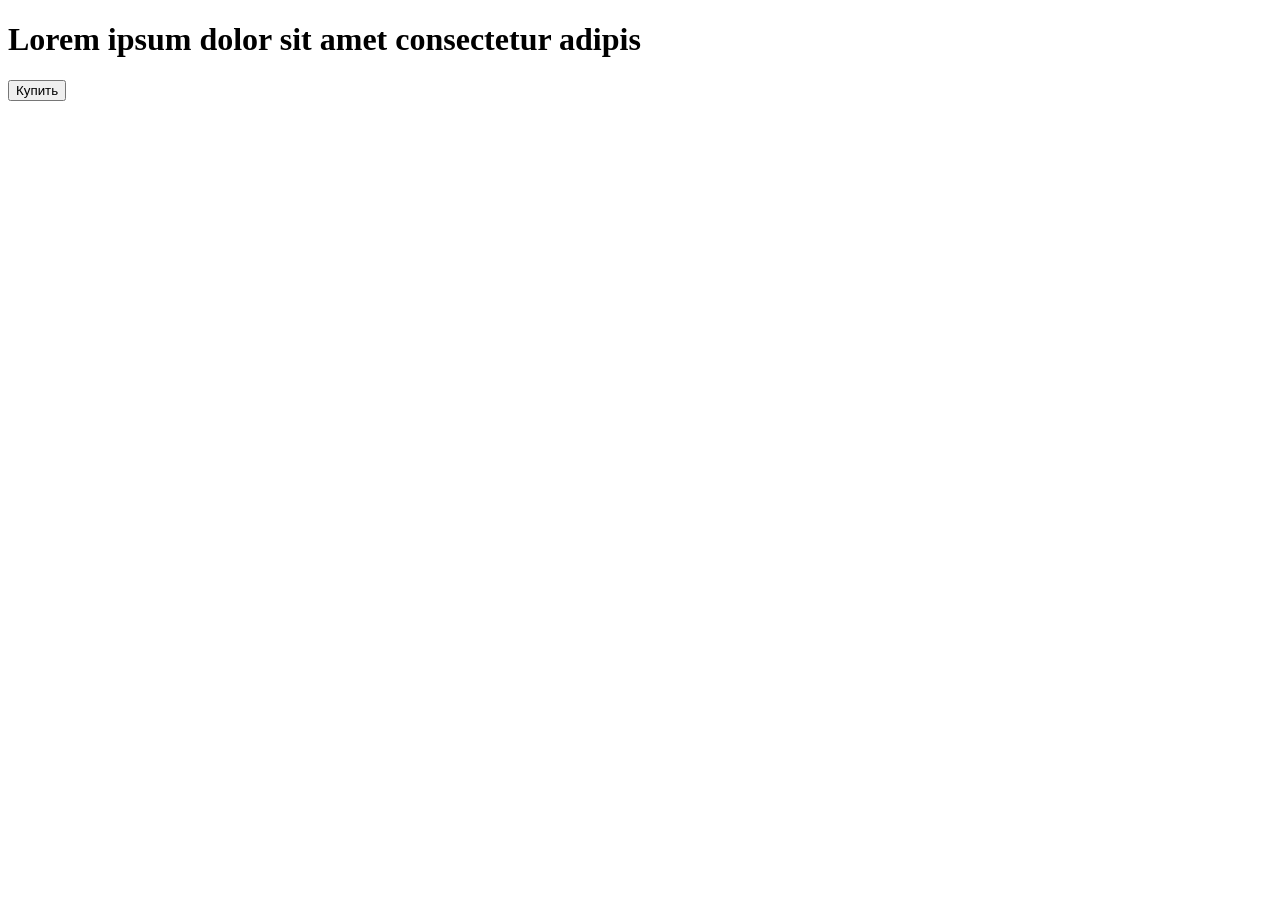
<file: HW 2.6/index.html>
<!DOCTYPE html>
<html lang="en">
<head>
    <meta charset="UTF-8">
    <meta name="viewport" content="width=device-width, initial-scale=1.0">
    <title>Document</title>
</head>
<body>
    <h1>Lorem ipsum dolor sit amet consectetur adipis</h1>
    <button onclick="delMessage()">Купить</button>
    <script src="script.js"> </script>
</body>
</html>
</file>
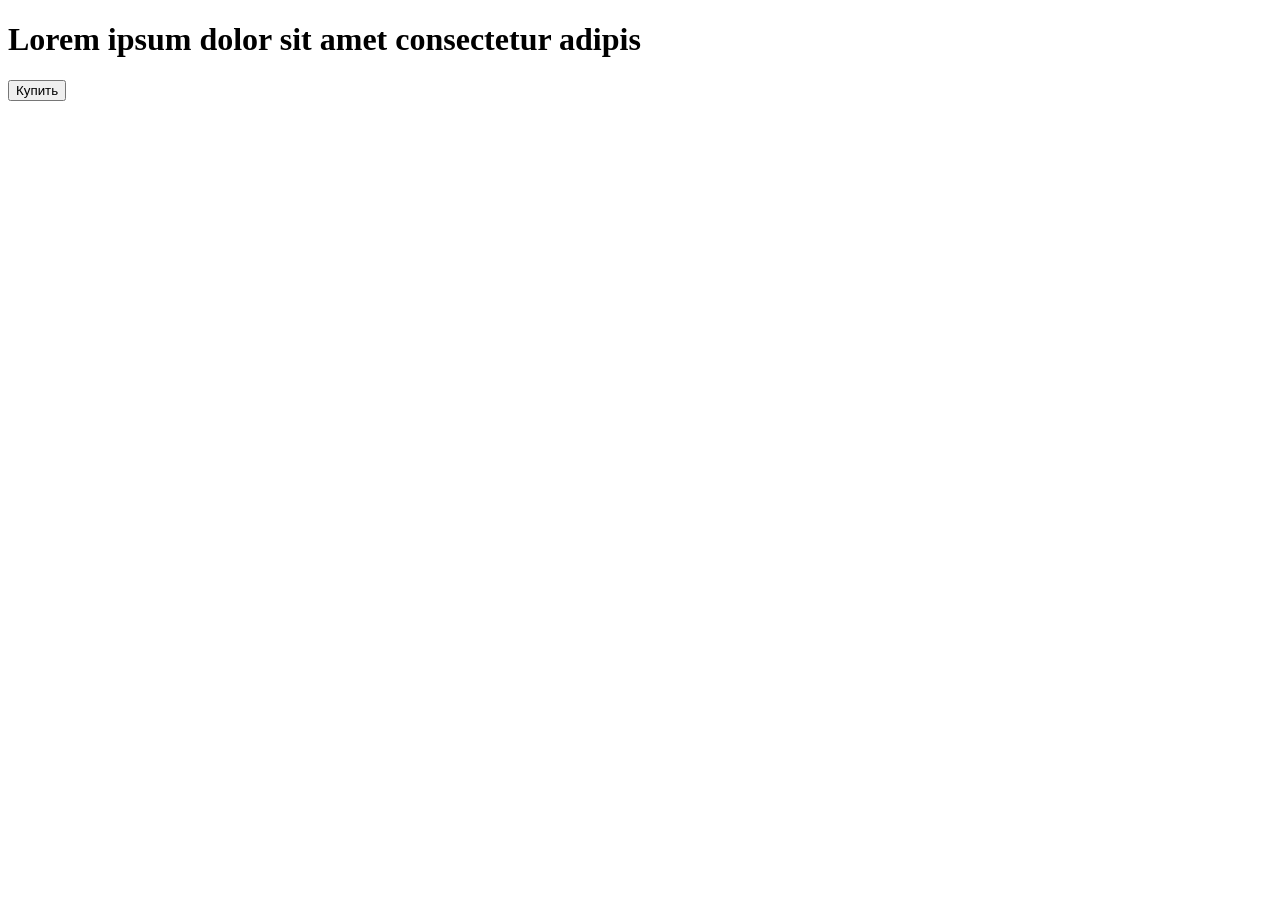
<file: HW 2.7/index.html>
<!DOCTYPE html>
<html lang="en">
<head>
    <meta charset="UTF-8">
    <meta name="viewport" content="width=device-width, initial-scale=1.0">
    <title>Document</title>
</head>
<body>
    <h1>Lorem ipsum dolor sit amet consectetur adipis</h1>
    <button onclick="startnewgame()">Купить</button>
    <script src="script.js"> </script>
</body>
</html>
</file>
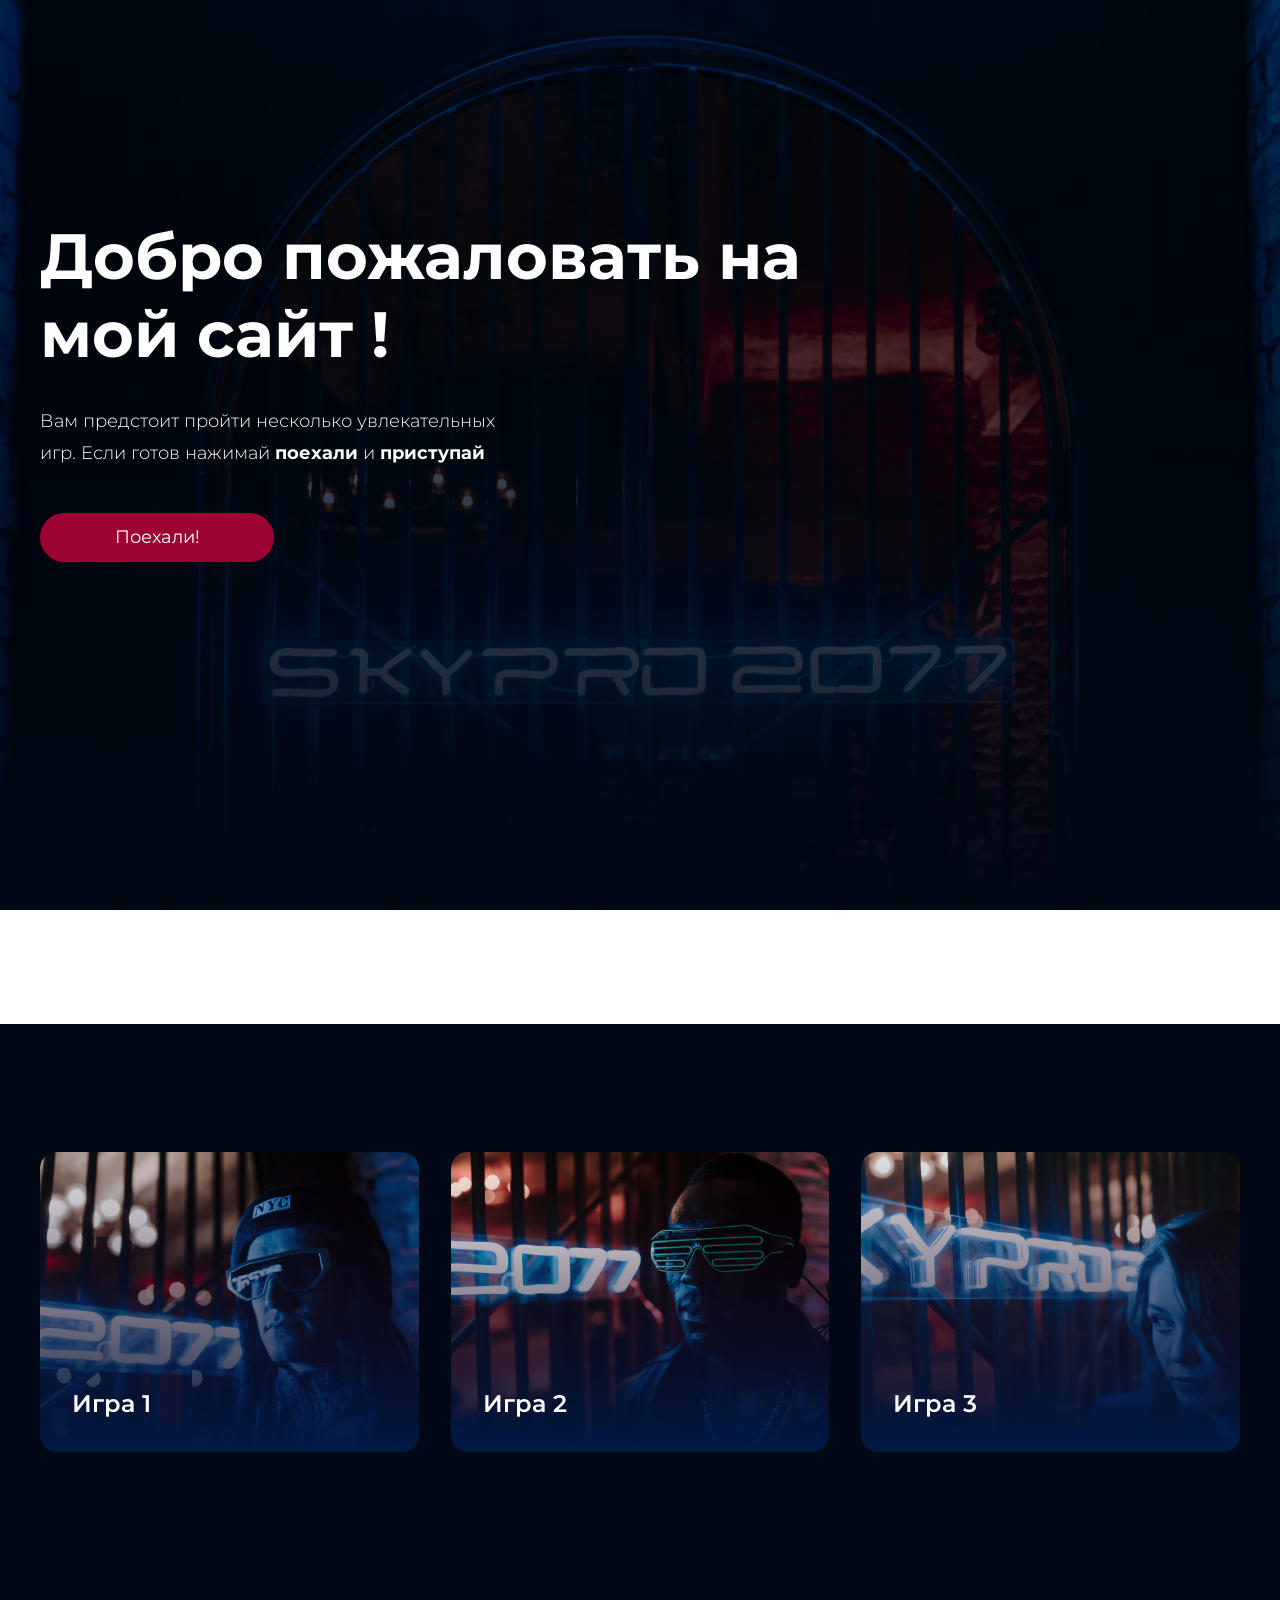
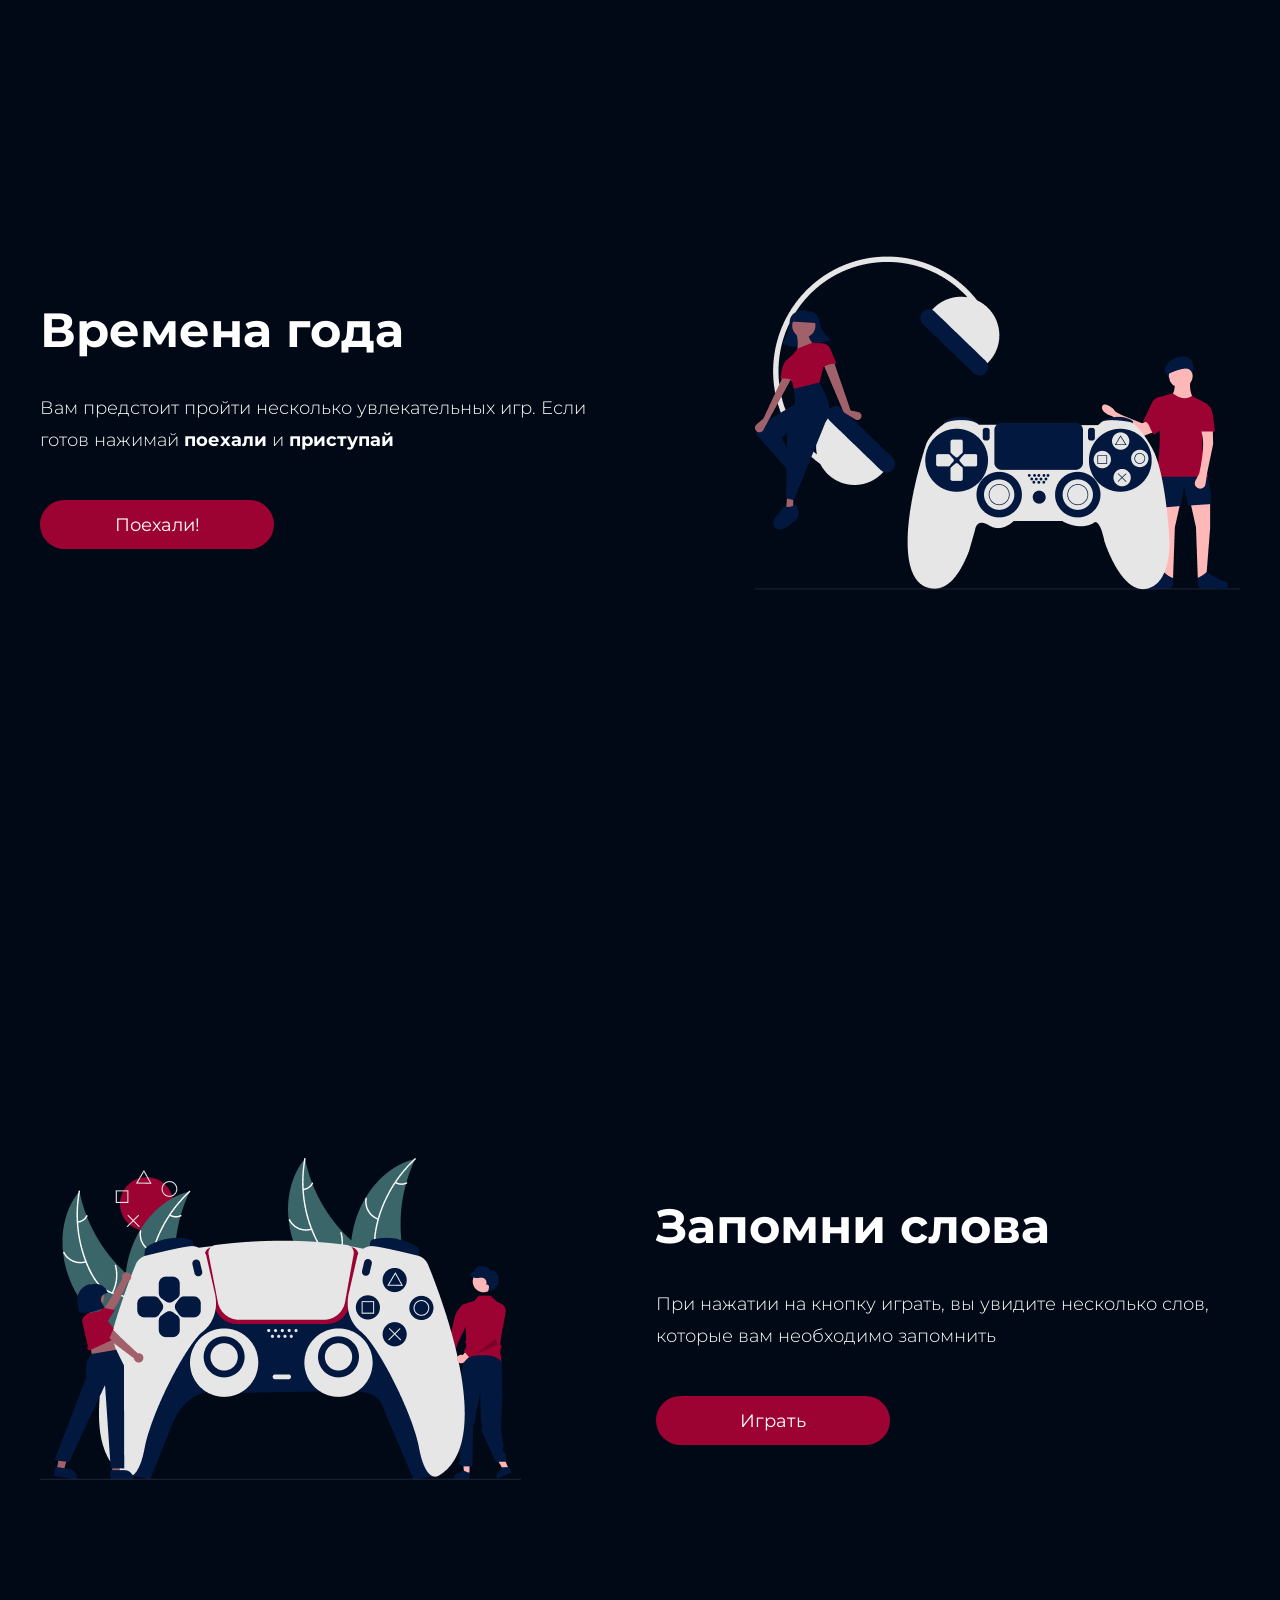
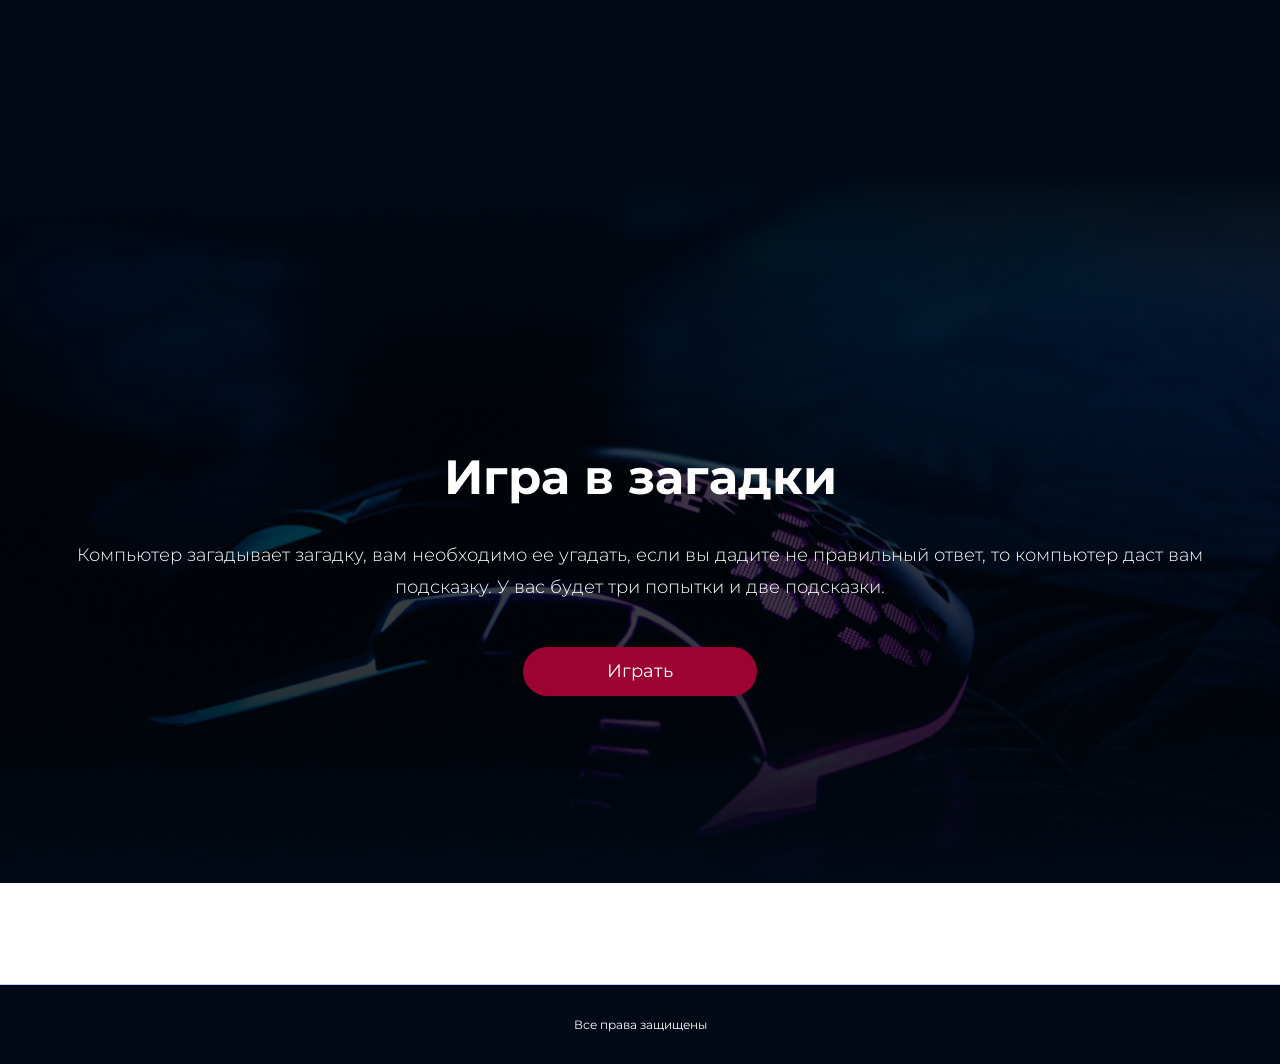
<file: HW 2.7/Шаблон Игры/index.html>
<!DOCTYPE html>
<html lang="ru">
<head>
    <meta charset="UTF-8">
    <meta http-equiv="X-UA-Compatible" content="IE=edge">
    <meta name="viewport" content="width=device-width, initial-scale=1.0">
    <title>Главная</title>
    <link rel="stylesheet" href="style.css">
    <link rel="preconnect" href="https://fonts.googleapis.com">
    <link rel="preconnect" href="https://fonts.gstatic.com" crossorigin>
    <link href="https://fonts.googleapis.com/css2?family=Montserrat:wght@400;500;600&display=swap" rel="stylesheet"> 
</head>
<body>
    <header class="center">
        <div class="welcomecontainer">
            <h1 class="welcome">Добро пожаловать на мой сайт !</h1>
            <p class="welcomedetils">Вам предстоит пройти несколько увлекательных игр. Если готов нажимай <strong>поехали</strong> и <strong>приступай</strong></p>
            <button class="letsgobutton">Поехали!</button>
        </div>
    </header>
    <section class="center gamsel">
        <div class="gameselectcontainer">
            <div class="Game1 gamehover"><h3 class="gamemargin">Игра 1</h3></div>
            <div class="Game2 gamehover"><h3 class="gamemargin">Игра 2</h3></div>
            <div class="Game3 gamehover"><h3 class="gamemargin">Игра 3</h3></div>
        </div>
    </section>

    <section class="center gamsel">
        <div class="sectiontwo">
            <div class="sectiontwoleft">
                <h1 class="h_sectiontwo">Времена года</h1>
                <p class="p_sectiontwo">Вам предстоит пройти несколько увлекательных игр. Если готов нажимай <strong>поехали</strong> и <strong>приступай</strong></p>
                <button class="letsgobutton letsgobutton_hide">Поехали!</button>
                <button class="letsgobutton letsgobutton_mobile">Играть!</button>
            </div>
            <div class="sectionright">
                <img class="smallimg" src="img/a2.png" alt="">
            </div>
        </div>  
    </section>

    <section class="center gamsel">
        <div class="sectiontwo sectiontwo_reverse">
            <div class="sectionright">
                <img class="smallimg" src="img/a1.png" alt="">
            </div>
            <div class="sectiontwoleft">
                <h1 class="h_sectiontwo">Запомни слова </h1>
                <p class="p_sectiontwo">При нажатии на кнопку играть, вы увидите несколько слов, которые вам необходимо запомнить</p>
                <button onclick="startnewgame()" class="letsgobutton">Играть</button>
            </div>
        </div>
    </section>

    <section class="center gamselbottom">
        <div class="playnowcontainer">
            <h1 class="h_sectiontwo">Игра в загадки</h1>
            <p class="p_playnowcontainer">Компьютер загадывает загадку, вам необходимо ее угадать, если вы дадите не правильный ответ, то компьютер даст вам подсказку. У вас будет три попытки и две подсказки.</p>
            <button onclick="startnewgame()" class="letsgobutton">Играть</button>
        </div>
    </section>

    <footer class="center gamsel footerflex">
        <p class="allrights">Все права защищены</p>
    </footer>

    <script src="script.js"> </script>



</body>
</html>
</file>
<file: HW 2.7/Шаблон Игры/style.css>
* {
    margin:0;
    padding:0;
}

body {
    font-family: "Montserrat", sans-serif;
  }

.center {
    padding-left: calc(50% - 600px);
    padding-right: calc(50% - 600px);
}

header {
    height: 1024px;
    background-image: url(img/BG1.png);
    background-size: 100%;
    background-repeat: no-repeat;

}

.welcome {
    padding-top: 217px;
    font-family: 'Montserrat';
    font-style: normal;
    font-weight: 700;
    font-size: 64px;
    line-height: 78px;
    max-width: 789px;
    color: #FFFFFF;
}

.welcomedetils {
    margin-top: 32px;
    font-family: 'Montserrat';
    font-style: normal;
    font-weight: 300;
    font-size: 18px;
    line-height: 32px;
    max-width: 481px;
    color: #FFFFFF;
}

.letsgobutton {
    margin-top: 44px;
    width: 234.06px;
    height: 48.6px;
    left: 120px;
    top: 482.11px;
    background: #9C0332;
    border-radius: 30px;
    font-family: 'Montserrat';
    font-style: normal;
    font-weight: 400;
    font-size: 18px;
    line-height: 22px;
    color: #FFFFFF;
    border:none;
    transition: all 0.5s;
    cursor: pointer;
}

.letsgobutton_mobile {
    display: none;
}

.letsgobutton:hover {
    background: #EB443F;
}

.gamsel {
    background-color: #000915;
    background-size: 100%;
}
.gameselectcontainer {
    padding-top: 128px;
    padding-bottom: 128px;
    display: flex;
    gap: 32px;
    flex-wrap: nowrap;
    flex-direction: row;
    align-content: center;
    justify-content: center;
    align-items: center;
}

.Game1 {
    width: 379px;
    height: 300px;
    background-image: url(img/1.png);
}
.Game2 {
    width: 379px;
    height: 300px;
    background-image: url(img/2.png);
}

.Game3 {
    width: 379px;
    height: 300px;
    background-image: url(img/3.png);
}

.gamemargin {
    color: #FFFFFF;
    font-family: 'Montserrat';
    font-style: normal;
    font-weight: 600;
    font-size: 24px;
    line-height: 32px;
    padding-top: 236px;
    padding-left: 32px;
}

.gamehover {
    transition: all 0.1s;
    border-radius: 16px;
}

.gamehover:hover {
    border-style: solid;
    border-width: 3px;
    border-color: #44D2FF;
    cursor: pointer;
    border-radius: 17px;
}

.sectiontwo {
    padding-top: 276px;
    padding-bottom: 288px;
    display: flex;
    flex-direction: row;
    flex-wrap: wrap;
    justify-content: space-between;
    align-content: center;
    align-items: center;
}

.h_sectiontwo {
    font-family: 'Montserrat';
    font-style: normal;
    font-weight: 700;
    font-size: 48px;
    line-height: 59px;
    color: #FFFFFF;
}

.p_sectiontwo {
    max-width: 584px;
    font-family: 'Montserrat';
    font-style: normal;
    font-weight: 300;
    font-size: 18px;
    line-height: 32px;
    color: #FFFFFF;
    margin-top: 32px;
}

.playnowcontainer {
    padding-top:276px;
    padding-bottom: 288px;
    display: flex;
    flex-direction: column;
    flex-wrap: nowrap;
    align-content: center;
    align-items: center;
}


.p_playnowcontainer {
    margin-top: 32px;
    color:#FFFFFF;
    font-family: 'Montserrat';
    font-style: normal;
    font-weight: 300;
    font-size: 18px;
    line-height: 32px;
    text-align: center;
}

.gamselbottom {
    background-image: url(img/BG2.png);
    background-size: 100%;
    background-repeat: no-repeat;
}

.allrights {
    padding-top: 32px;
    padding-bottom: 32px;
    color: #FFFFFF;
    font-family: 'Montserrat';
    font-style: normal;
    font-weight: 400;
    font-size: 12px;
    line-height: 15px;
}

.footerflex {
    border-top: 1px;
    border-style: solid;
    border-color: #B8D4FF;
    border-left: none;
    border-right: none;
    border-bottom: none;
    display: flex;
    flex-direction: column;
    flex-wrap: wrap;
    align-content: space-around;
    justify-content: flex-start;
    align-items: center;
}

@media (max-width: 767px) {
    
    header {
    max-height: 735px;
    background-image: url(img/bgsmall.png);
    background-size: 100%;
    background-repeat: no-repeat;

    }

    .welcome {
        font-family: 'Montserrat';
        font-style: normal;
        font-weight: 700;
        font-size: 32px;
        line-height: 39px;
        text-align: center;
        max-width: 343px;
    }

    .welcomedetils {
        font-family: 'Montserrat';
        font-style: normal;
        font-weight: 300;
        font-size: 14px;
        line-height: 22px;
        text-align: center;
        max-width: 343px;
    }

    .welcomecontainer {
        display: flex;
        flex-direction: column;
        flex-wrap: nowrap;
        justify-content: flex-start;
        align-items: center;
    }

    .gameselectcontainer {
        display: flex;
        flex-direction: column;
        flex-wrap: nowrap;
        align-content: center;
        justify-content: center;
        align-items: center;
    }

    .gamehover {
        width: 343px;
        height: 300px;
    }

    .h_sectiontwo {
        font-family: 'Montserrat';
        font-style: normal;
        font-weight: 700;
        font-size: 32px;
        line-height: 39px;
    }

    .p_sectiontwo {
        font-family: 'Montserrat';
        font-style: normal;
        font-weight: 300;
        font-size: 14px;
        line-height: 22px;
        text-align: center;
        max-width: 343px;;
    }

    .letsgobutton_hide {
        display: none;
    }

    .letsgobutton_mobile {
        display: inline ;
    }

    .smallimg {
        width: 344px;
        height: 236px;
        margin-top:50px;
    }

    .sectiontwoleft {
        display: flex;
        flex-direction: column;
        flex-wrap: nowrap;
        align-content: center;
        justify-content: center;
        align-items: center;
    }

    .sectiontwo{
        display: flex;
        flex-direction: column;
        flex-wrap: wrap;
        align-content: center;
        justify-content: center;
        align-items: center;
        padding:0px;
    }

    .sectiontwo_reverse {
        display: flex;
        flex-direction: column-reverse;
        padding-top:131px;
    }

    .gamselbottom {
        background-image: url(img/bgsmall2.png);
        background-size: 100%;
        background-repeat: no-repeat;
    }

    .p_playnowcontainer {
        font-family: 'Montserrat';
        font-style: normal;
        font-weight: 300;
        font-size: 14px;
        line-height: 22px;
        max-width: 343px;
    }   
    
    
}
</file>
